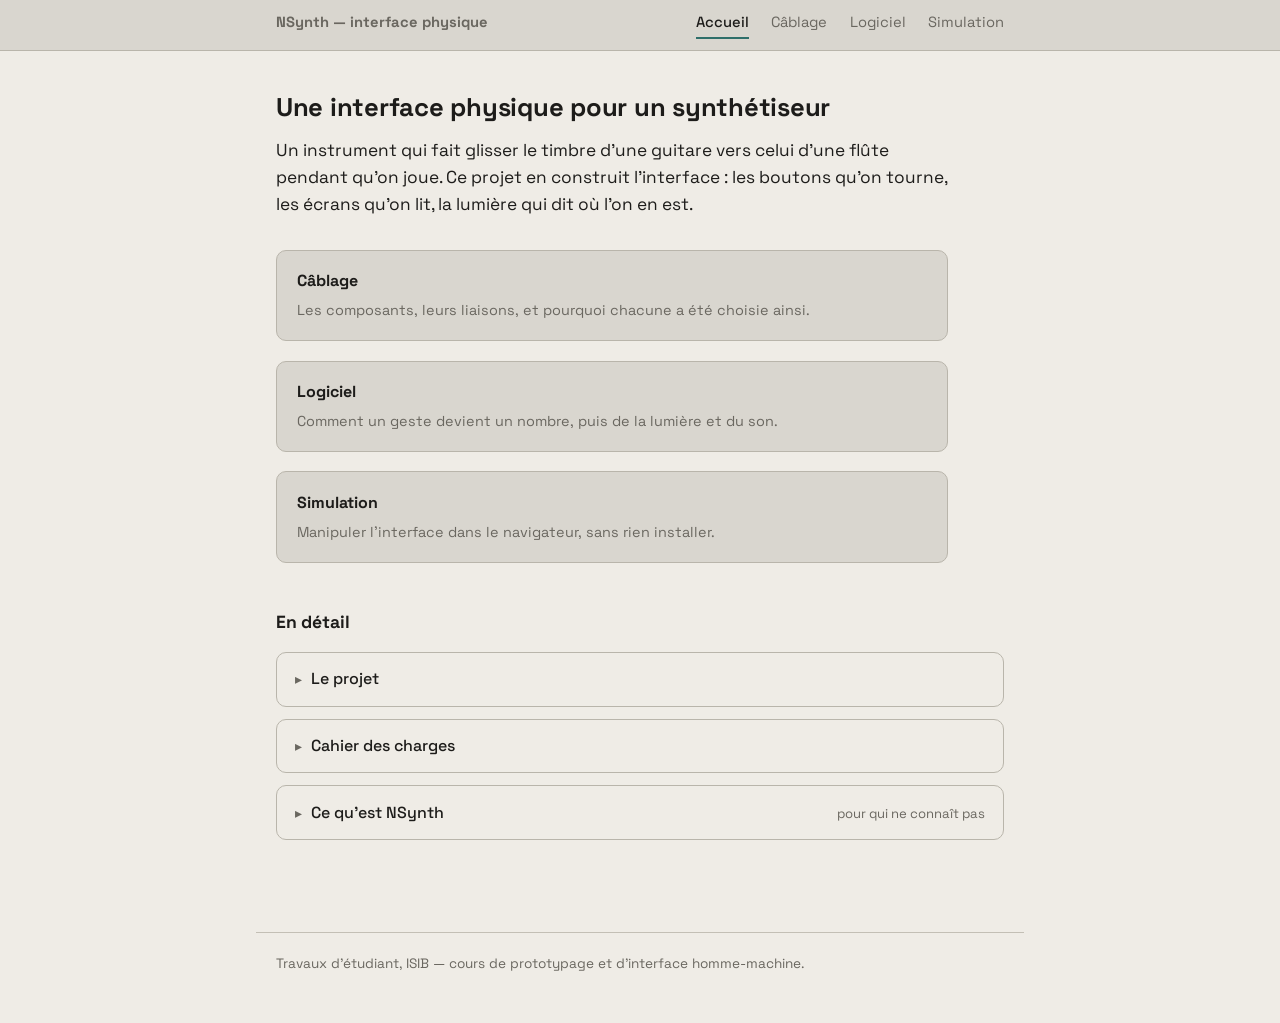
<file: index.html>
<!DOCTYPE html>
<html lang="fr">
<head>
<meta charset="utf-8">
<meta name="viewport" content="width=device-width, initial-scale=1, viewport-fit=cover">
<title>NSynth — interface physique</title>
<link rel="preconnect" href="https://fonts.googleapis.com">
<link rel="preconnect" href="https://fonts.gstatic.com" crossorigin>
<link href="https://fonts.googleapis.com/css2?family=Space+Grotesk:wght@400;500;700&display=swap" rel="stylesheet">
<link rel="stylesheet" href="site.css">
</head>
<body>

<nav class="nav">
  <div class="nav-inner">
    <a class="nav-home" href="index.html">NSynth — interface physique</a>
    <a href="index.html" aria-current="page">Accueil</a>
    <a href="cablage.html">Câblage</a>
    <a href="logiciel.html">Logiciel</a>
    <a href="simulation.html">Simulation</a>
  </div>
</nav>

<main>
  <h1>Une interface physique pour un synthétiseur</h1>

  <p class="lead">Un instrument qui fait glisser le timbre d’une guitare vers celui d’une flûte pendant qu’on joue. Ce projet en construit l’interface : les boutons qu’on tourne, les écrans qu’on lit, la lumière qui dit où l’on en est.</p>

  <ul class="doors">
    <li><a class="door" href="cablage.html">
      <b>Câblage</b>
      <span>Les composants, leurs liaisons, et pourquoi chacune a été choisie ainsi.</span>
    </a></li>
    <li><a class="door" href="logiciel.html">
      <b>Logiciel</b>
      <span>Comment un geste devient un nombre, puis de la lumière et du son.</span>
    </a></li>
    <li><a class="door" href="simulation.html">
      <b>Simulation</b>
      <span>Manipuler l’interface dans le navigateur, sans rien installer.</span>
    </a></li>
  </ul>

  <h2>En détail</h2>

  <div class="sections">

    <details>
      <summary>Le projet</summary>
      <div class="details-body">
        <p>Permettre à un musicien de choisir des instruments et de faire glisser progressivement le timbre de l’un vers l’autre pendant qu’il joue, par une interface physique qu’il manipule sans quitter son instrument des yeux.</p>

        <h3>Ce que le projet couvre</h3>
        <p>Le développement électronique de l’interface homme-machine : captation du geste, retour d’information, et liaisons avec l’ordinateur embarqué.</p>

        <h3>Ce que le projet ne couvre pas</h3>
        <p>La synthèse audio elle-même. Elle est traitée comme une boîte noire qui reçoit des paramètres et produit du son.</p>

        <h3>L’utilisateur</h3>
        <p>Un musicien. Le prototype sert aussi à découvrir ses besoins réels : certaines fonctions ont été révélées par la manipulation, et d’autres le seront encore.</p>

        <h3>Contexte</h3>
        <p>Travaux d’étudiant à l’ISIB, pour les cours de prototypage et d’interface homme-machine. Le sujet s’inspire d’Open NSynth Super, un instrument expérimental publié par Google Creative Lab en 2018.</p>
      </div>
    </details>

    <details>
      <summary>Cahier des charges</summary>
      <div class="details-body">
        <p>Chaque ligne énonce ce que le système doit permettre, jamais comment il s’y prend. Chacune porte une vérification : si le test est impossible à imaginer, la ligne est mal écrite.</p>

        <h3>Sélection d’instrument</h3>
        <div class="table-scroll">
          <table>
            <thead><tr><th></th><th>Fonction</th><th>Vérification</th></tr></thead>
            <tbody>
              <tr><td>S1</td><td>Parcourir la liste des instruments d’un slot, dans les deux sens</td><td>le nom affiché change à chaque pas</td></tr>
              <tr><td>S2</td><td>Atteindre n’importe quel instrument depuis n’importe quel autre</td><td>la liste reboucle aux extrémités</td></tr>
              <tr><td>S3</td><td>Opérer chaque slot indépendamment</td><td>agir sur un slot ne modifie pas l’autre</td></tr>
              <tr><td>S4</td><td>Savoir à tout instant quel instrument est sélectionné</td><td>le nom est lisible sans action préalable</td></tr>
            </tbody>
          </table>
        </div>

        <h3>Réglage du mélange</h3>
        <div class="table-scroll">
          <table>
            <thead><tr><th></th><th>Fonction</th><th>Vérification</th></tr></thead>
            <tbody>
              <tr><td>M1</td><td>Faire varier le poids d’un instrument de 0 à 100 %</td><td>la valeur suit le geste dans les deux sens</td></tr>
              <tr><td>M2</td><td>Rester dans les limites</td><td>la valeur ne dépasse pas et ne reboucle pas</td></tr>
              <tr><td>M3</td><td>Parcourir toute la course sans lâcher le bouton</td><td>deux tours au maximum</td></tr>
              <tr><td>M4</td><td>Faire glisser le timbre pendant le jeu</td><td>le changement s’entend comme continu, sans palier</td></tr>
              <tr><td>M5</td><td>Répartir le mélange entre trois sources</td><td>la somme des poids vaut toujours 100 %</td></tr>
            </tbody>
          </table>
        </div>

        <h3>Retour d’information</h3>
        <div class="table-scroll">
          <table>
            <thead><tr><th></th><th>Fonction</th><th>Vérification</th></tr></thead>
            <tbody>
              <tr><td>R1</td><td>Lire l’état du mélange sans toucher à rien</td><td>l’affichage correspond au réglage à tout instant</td></tr>
              <tr><td>R2</td><td>Percevoir la progression comme continue</td><td>aucun saut visible entre deux positions voisines</td></tr>
              <tr><td>R3</td><td>Lire le nom de l’instrument de chaque slot</td><td>le nom est affiché en clair, par slot</td></tr>
              <tr><td>R4</td><td>Voir l’effet d’un geste immédiatement</td><td>le retour suit la main sans décalage perceptible</td></tr>
              <tr><td>R5</td><td>Lire l’affichage sans regarder le bouton</td><td>l’information est portée par la lumière, pas par la position du bouton</td></tr>
            </tbody>
          </table>
        </div>

        <h3>Fonctions de système</h3>
        <div class="table-scroll">
          <table>
            <thead><tr><th></th><th>Fonction</th><th>Vérification</th></tr></thead>
            <tbody>
              <tr><td>Y1</td><td>Être utilisable dès la mise sous tension</td><td>un état cohérent est affiché au démarrage</td></tr>
              <tr><td>Y2</td><td>Recevoir et émettre le son</td><td>mêmes entrées et sorties audio que l’original</td></tr>
              <tr><td>Y3</td><td>Dialoguer en MIDI et par USB</td><td>un clavier externe pilote l’instrument</td></tr>
              <tr><td>Y4</td><td>Accepter une pédale d’expression</td><td>une pédale branchée modifie un paramètre</td></tr>
              <tr><td>Y5</td><td>Régler le volume de sortie</td><td>un contrôle dédié agit sur le niveau</td></tr>
              <tr><td>Y6</td><td>Permettre de remplacer une partie sans refaire les autres</td><td>un composant d’entrée ou de sortie se change sans toucher au reste</td></tr>
            </tbody>
          </table>
        </div>

        <h3>Deux conséquences qui méritent d’être lues ensemble</h3>
        <p><strong>R1 et R5</strong> — un bouton rotatif sans fin n’a pas de position lisible. L’information doit donc être portée ailleurs, et le retour visuel devient obligatoire plutôt que confortable.</p>
        <p><strong>Y1</strong> — les commandes ne gardent aucune mémoire de leur position, donc le système doit décider lui-même de son état initial. C’est une conséquence directe de M2, et la trace la plus nette de la manière dont une contrainte matérielle remonte jusqu’au besoin.</p>

        <h3>Contraintes imposées</h3>
        <ul>
          <li>Ordinateur embarqué : Raspberry Pi 4</li>
          <li>Commande par boutons rotatifs uniquement, aucun contrôle tactile</li>
          <li>Un afficheur par slot pour le nom de l’instrument</li>
          <li>Une surface lumineuse pour la proportion du mélange</li>
          <li>Entrée pédale d’expression à ajouter par rapport à l’original</li>
        </ul>
      </div>
    </details>

    <details>
      <summary>Ce qu’est NSynth<span class="hint">pour qui ne connaît pas</span></summary>
      <div class="details-body">
        <p>NSynth, pour <em>neural synthesizer</em>, est un algorithme d’apprentissage automatique conçu par Google. Il sert à fabriquer un son dont le <strong>timbre</strong> se situe entre deux instruments existants.</p>

        <p>Le timbre est ce qui fait qu’une guitare et un piano jouant la même note au même volume ne sonnent pas pareil. C’est la couleur du son, indépendamment de sa hauteur et de son intensité.</p>

        <h3>Mélanger deux sons, ou mélanger deux descriptions</h3>
        <div class="table-scroll">
          <table>
            <thead><tr><th></th><th>Mélange ordinaire</th><th>NSynth</th></tr></thead>
            <tbody>
              <tr><th>Opération</th><td>additionner deux ondes</td><td>interpoler deux descriptions du timbre</td></tr>
              <tr><th>À mi-chemin</th><td>les deux instruments jouent ensemble</td><td><strong>un seul</strong> son, de timbre intermédiaire</td></tr>
              <tr><th>Ce que l’oreille fait</th><td>sépare les deux sources</td><td>entend un instrument unique</td></tr>
            </tbody>
          </table>
        </div>

        <h3>Encoder, interpoler, décoder</h3>
        <p>Le réseau analyse un son et en extrait seize nombres qui décrivent son timbre. On calcule ensuite les valeurs intermédiaires entre les seize nombres de deux instruments, puis on redescend vers du son.</p>
        <p>Une image : encoder, c’est goûter un plat et en écrire la recette. Interpoler, c’est écrire une recette à mi-chemin entre deux recettes. Décoder, c’est cuisiner cette nouvelle recette. On obtient un plat que personne n’a jamais préparé.</p>

        <h3>Le point qui surprend</h3>
        <p>Le réseau de neurones <strong>ne tourne pas sur l’instrument</strong>. Il tourne en amont, sur un serveur équipé de cartes graphiques, pendant des dizaines d’heures, et produit des milliers de fichiers audio.</p>
        <p>L’instrument, lui, ne fait que choisir le bon fichier et le jouer. C’est un échantillonneur ordinaire, d’une technologie courante depuis les années 1980. Ce sont ses fichiers qui sont extraordinaires.</p>

        <h3>Pour ce projet</h3>
        <p>Les sons interpolés d’Open NSynth Super ne sont plus distribués depuis l’archivage du dépôt en août 2025. Le banc d’essai utilise donc des enregistrements d’instruments réels, ce qui donne un mélange et non un morphing. Cela ne change rien au travail d’interface.</p>
      </div>
    </details>

  </div>
</main>

<footer>
  Travaux d’étudiant, ISIB — cours de prototypage et d’interface homme-machine.
</footer>

</body>
</html>
</file>
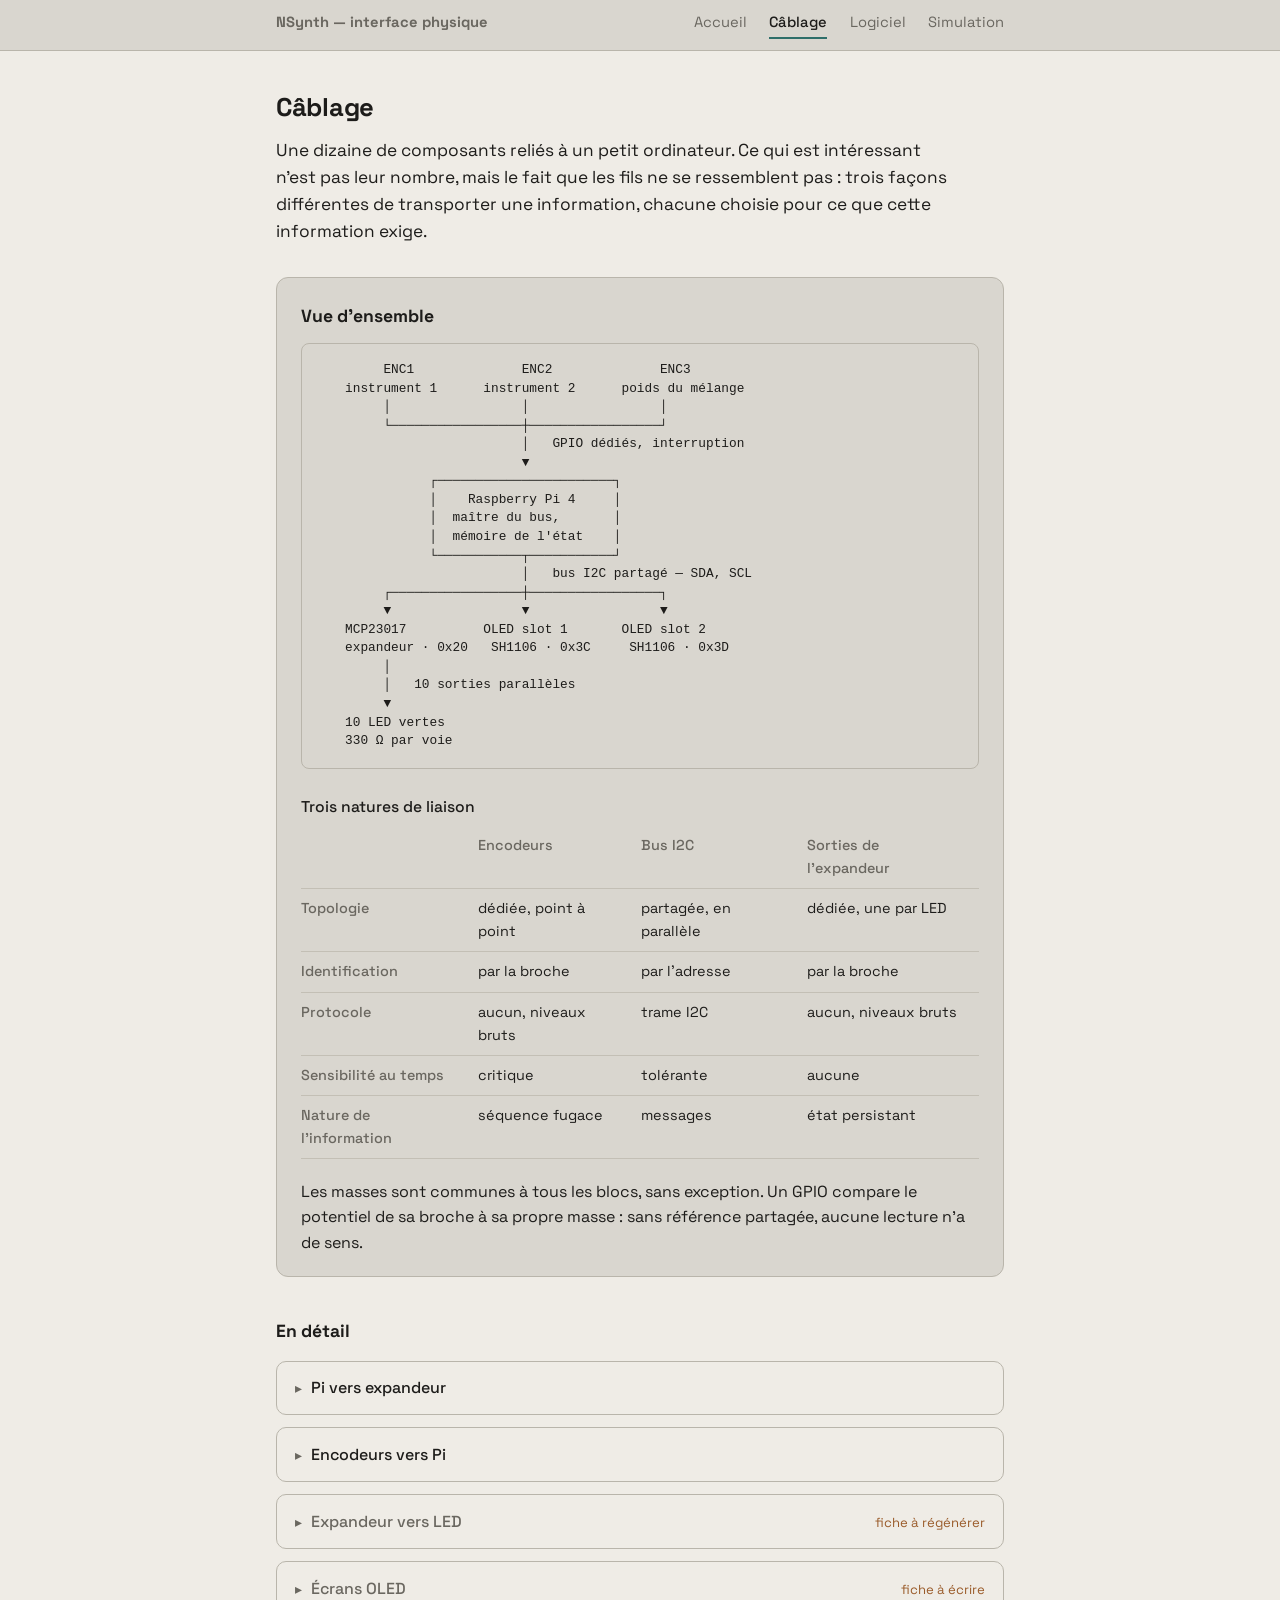
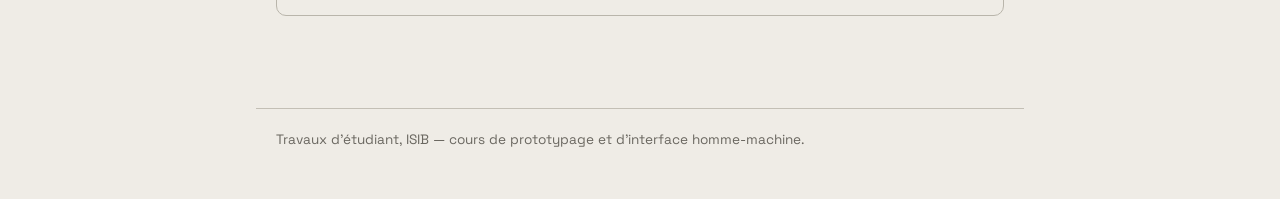
<file: cablage.html>
<!DOCTYPE html>
<html lang="fr">
<head>
<meta charset="utf-8">
<meta name="viewport" content="width=device-width, initial-scale=1, viewport-fit=cover">
<title>Câblage — NSynth</title>
<link rel="preconnect" href="https://fonts.googleapis.com">
<link rel="preconnect" href="https://fonts.gstatic.com" crossorigin>
<link href="https://fonts.googleapis.com/css2?family=Space+Grotesk:wght@400;500;700&display=swap" rel="stylesheet">
<link rel="stylesheet" href="site.css">
</head>
<body>

<nav class="nav">
  <div class="nav-inner">
    <a class="nav-home" href="index.html">NSynth — interface physique</a>
    <a href="index.html">Accueil</a>
    <a href="cablage.html" aria-current="page">Câblage</a>
    <a href="logiciel.html">Logiciel</a>
    <a href="simulation.html">Simulation</a>
  </div>
</nav>

<main>
  <h1>Câblage</h1>

  <p class="lead">Une dizaine de composants reliés à un petit ordinateur. Ce qui est intéressant n’est pas leur nombre, mais le fait que les fils ne se ressemblent pas : trois façons différentes de transporter une information, chacune choisie pour ce que cette information exige.</p>

  <div class="overview">
    <h2>Vue d’ensemble</h2>

<pre><code>        ENC1              ENC2              ENC3
   instrument 1      instrument 2      poids du mélange
        │                 │                 │
        └─────────────────┼─────────────────┘
                          │   GPIO dédiés, interruption
                          ▼
              ┌───────────────────────┐
              │    Raspberry Pi 4     │
              │  maître du bus,       │
              │  mémoire de l'état    │
              └───────────┬───────────┘
                          │   bus I2C partagé — SDA, SCL
        ┌─────────────────┼─────────────────┐
        ▼                 ▼                 ▼
   MCP23017          OLED slot 1       OLED slot 2
   expandeur · 0x20   SH1106 · 0x3C     SH1106 · 0x3D
        │
        │   10 sorties parallèles
        ▼
   10 LED vertes
   330 Ω par voie</code></pre>

    <h3>Trois natures de liaison</h3>
    <div class="table-scroll">
      <table>
        <thead><tr><th></th><th>Encodeurs</th><th>Bus I2C</th><th>Sorties de l’expandeur</th></tr></thead>
        <tbody>
          <tr><th>Topologie</th><td>dédiée, point à point</td><td>partagée, en parallèle</td><td>dédiée, une par LED</td></tr>
          <tr><th>Identification</th><td>par la broche</td><td>par l’adresse</td><td>par la broche</td></tr>
          <tr><th>Protocole</th><td>aucun, niveaux bruts</td><td>trame I2C</td><td>aucun, niveaux bruts</td></tr>
          <tr><th>Sensibilité au temps</th><td>critique</td><td>tolérante</td><td>aucune</td></tr>
          <tr><th>Nature de l’information</th><td>séquence fugace</td><td>messages</td><td>état persistant</td></tr>
        </tbody>
      </table>
    </div>

    <p>Les masses sont communes à tous les blocs, sans exception. Un GPIO compare le potentiel de sa broche à sa propre masse : sans référence partagée, aucune lecture n’a de sens.</p>
  </div>

  <h2>En détail</h2>

  <div class="sections">

    <details id="pi-expandeur">
      <summary>Pi vers expandeur</summary>
      <div class="details-body">
        <p>Le Pi est le maître du bus, le MCP23017 un esclave parmi d’autres. Quatre fils établissent la liaison, quatre autres configurent la puce.</p>

        <div class="table-scroll">
          <table>
            <thead><tr><th>Rôle</th><th>Pi</th><th>MCP23017</th></tr></thead>
            <tbody>
              <tr><td>Données I2C</td><td>broche 3 (GPIO 2, SDA)</td><td>broche 13 (SDA)</td></tr>
              <tr><td>Horloge I2C</td><td>broche 5 (GPIO 3, SCL)</td><td>broche 12 (SCL)</td></tr>
              <tr><td>Alimentation</td><td>broche 1 (3,3 V)</td><td>broche 9 (VDD)</td></tr>
              <tr><td>Masse</td><td>broche 9 (GND)</td><td>broche 10 (VSS)</td></tr>
              <tr><td>Adresse</td><td>—</td><td>broches 15, 16, 17 à la masse</td></tr>
              <tr><td>Réinitialisation</td><td>—</td><td>broche 18 au 3,3 V</td></tr>
            </tbody>
          </table>
        </div>

        <p>Les six lignes sont nécessaires. Une broche d’adresse laissée en l’air ou un RESET flottant suffisent à rendre la puce invisible sur le bus, sans qu’aucun message d’erreur ne l’indique.</p>

        <h3>Trois points qui ne se devinent pas</h3>
        <ul>
          <li><strong>Pas de résistances de tirage à ajouter.</strong> Le Raspberry Pi en porte déjà sur SDA et SCL. En ajouter d’autres abaisserait la résistance totale du bus.</li>
          <li><strong>Les masses doivent être communes</strong> entre le Pi, l’expandeur et la plaque à LED.</li>
          <li><strong>L’adresse se câble, elle ne se programme pas.</strong> Les trois broches à la masse donnent 0x20 ; les relier au 3,3 V donnerait 0x21 à 0x27, ce qui permettrait huit expandeurs sur le même bus.</li>
        </ul>

        <h3>Vérification</h3>
        <p><code>i2cdetect -y 1</code> doit afficher <code>20</code>. Si rien n’apparaît, le défaut est dans l’une de ces six lignes, jamais dans le code.</p>
      </div>
    </details>

    <details id="encodeurs">
      <summary>Encodeurs vers Pi</summary>
      <div class="details-body">
        <p>Les encodeurs sont les seuls composants du système à ne pas passer par un bus. Cette exception se justifie par la nature de leur signal.</p>

        <h3>L’information est une séquence, pas un état</h3>
        <p>Le sens de rotation n’est inscrit nulle part dans le composant : il tient dans l’<strong>ordre d’arrivée</strong> des transitions des deux voies. Les quatre états se succèdent dans un cycle, et ce cycle s’inverse avec le sens.</p>

<pre><code>horaire        00 → 10 → 11 → 01 → 00 → ...
antihoraire    00 → 01 → 11 → 10 → 00 → ...</code></pre>

        <p>Une transition manquée ne retarde donc pas l’information : elle la falsifie. Si le programme observe <code>00</code> puis <code>01</code> alors que le bouton est passé par <code>10</code> et <code>11</code>, le couple observé appartient à la liste antihoraire. Le décodeur compte un cran en arrière alors que le bouton en a avancé trois, sans aucun moyen de s’en apercevoir.</p>

        <h3>Ce que chaque chemin garantit</h3>
        <div class="table-scroll">
          <table>
            <thead><tr><th></th><th>GPIO direct</th><th>Via l’expandeur</th></tr></thead>
            <tbody>
              <tr><th>Détection</th><td>interruption, le matériel réveille le programme</td><td>scrutation, le programme doit interroger</td></tr>
              <tr><th>Délai</th><td>quelques microsecondes</td><td>quelques centaines de microsecondes</td></tr>
              <tr><th>Charge du bus I2C</th><td>nulle</td><td>permanente, en concurrence avec les écrans</td></tr>
              <tr><th>Risque</th><td>négligeable</td><td>sens inversé, erreur cumulative</td></tr>
            </tbody>
          </table>
        </div>

        <h3>Table de connexion</h3>
        <div class="table-scroll">
          <table>
            <thead><tr><th>Encodeur</th><th>Voie A</th><th>Voie B</th><th>Commun</th></tr></thead>
            <tbody>
              <tr><td>ENC1 — instrument slot 1</td><td>GPIO 17, broche 11</td><td>GPIO 27, broche 13</td><td>masse</td></tr>
              <tr><td>ENC2 — instrument slot 2</td><td>GPIO 22, broche 15</td><td>GPIO 23, broche 16</td><td>masse</td></tr>
              <tr><td>ENC3 — poids du mélange</td><td>GPIO 24, broche 18</td><td>GPIO 25, broche 22</td><td>masse</td></tr>
            </tbody>
          </table>
        </div>

        <p>La borne commune est celle du milieu sur le côté à trois broches. C’est le seul fil que les trois encodeurs partagent. Aucune résistance externe : les tirages internes du Pi sont activés par le logiciel.</p>

        <h3>Vérification sans oscilloscope</h3>
        <p>Compter des tours à la main est une mauvaise mesure : l’erreur humaine se confond avec l’erreur mesurée. Le décodeur peut détecter ses propres défaillances — depuis <code>00</code>, seuls <code>10</code> et <code>01</code> sont atteignables, donc un passage à <code>11</code> signale à coup sûr une transition manquée.</p>
        <p>Il suffit d’ajouter un compteur de sauts impossibles, de tourner une minute dans tous les sens, et de lire le résultat. Aucun comptage, aucune discipline, et un chiffre défendable.</p>

        <h3>Une formulation pour le rapport</h3>
        <p>Les encodeurs sont câblés sur GPIO direct avec interruption, et non derrière l’expandeur I2C : leur information est une séquence de transitions, et une transition manquée inverse le sens plutôt que de le retarder. L’expandeur reste réservé aux entrées et sorties persistantes, pour lesquelles un retard de quelques millisecondes est sans effet.</p>
      </div>
    </details>

    <details id="expandeur-led" class="todo">
      <summary>Expandeur vers LED<span class="hint">fiche à régénérer</span></summary>
      <div class="details-body">
        <p>Dix LED vertes pilotées par le MCP23017, une résistance de 330 Ω par voie. L’index 0 est défini par la LED reliée à GPA0, pas par une position vue de l’extérieur.</p>

        <div class="table-scroll">
          <table>
            <thead><tr><th>Broche</th><th>Nom</th><th>Relié à</th></tr></thead>
            <tbody>
              <tr><td>1</td><td>GPB0</td><td>LED9 via 330 Ω</td></tr>
              <tr><td>2</td><td>GPB1</td><td>LED8 via 330 Ω</td></tr>
              <tr><td>21 à 28</td><td>GPA0 à GPA7</td><td>LED0 à LED7 via 330 Ω</td></tr>
            </tbody>
          </table>
        </div>

        <p class="status">À compléter : schéma électrique d’une voie, calculs de courant, budget par broche et par port, sélection de la couleur de LED.</p>
      </div>
    </details>

    <details id="ecrans" class="todo">
      <summary>Écrans OLED<span class="hint">fiche à écrire</span></summary>
      <div class="details-body">
        <p>Deux modules OLED 1,3 pouce en I2C, branchés en parallèle sur les mêmes lignes SDA et SCL que l’expandeur.</p>

        <div class="table-scroll">
          <table>
            <thead><tr><th>Module</th><th>Marquage</th><th>Adresse employée</th></tr></thead>
            <tbody>
              <tr><td>Slot 1</td><td>0x78</td><td>0x3C</td></tr>
              <tr><td>Slot 2</td><td>0x7A</td><td>0x3D</td></tr>
            </tbody>
          </table>
        </div>

        <p>Le marquage du module donne l’adresse sur huit bits ; les bibliothèques Python emploient la forme sur sept bits. Il n’existe que ces deux adresses : un troisième écran demandera un multiplexeur I2C.</p>

        <p class="status">À compléter : contrôleur SH1106 et non SSD1306, conséquence sur le décalage de deux pixels, consommation, schéma de liaison.</p>
      </div>
    </details>

  </div>
</main>

<footer>
  Travaux d’étudiant, ISIB — cours de prototypage et d’interface homme-machine.
</footer>

</body>
</html>
</file>
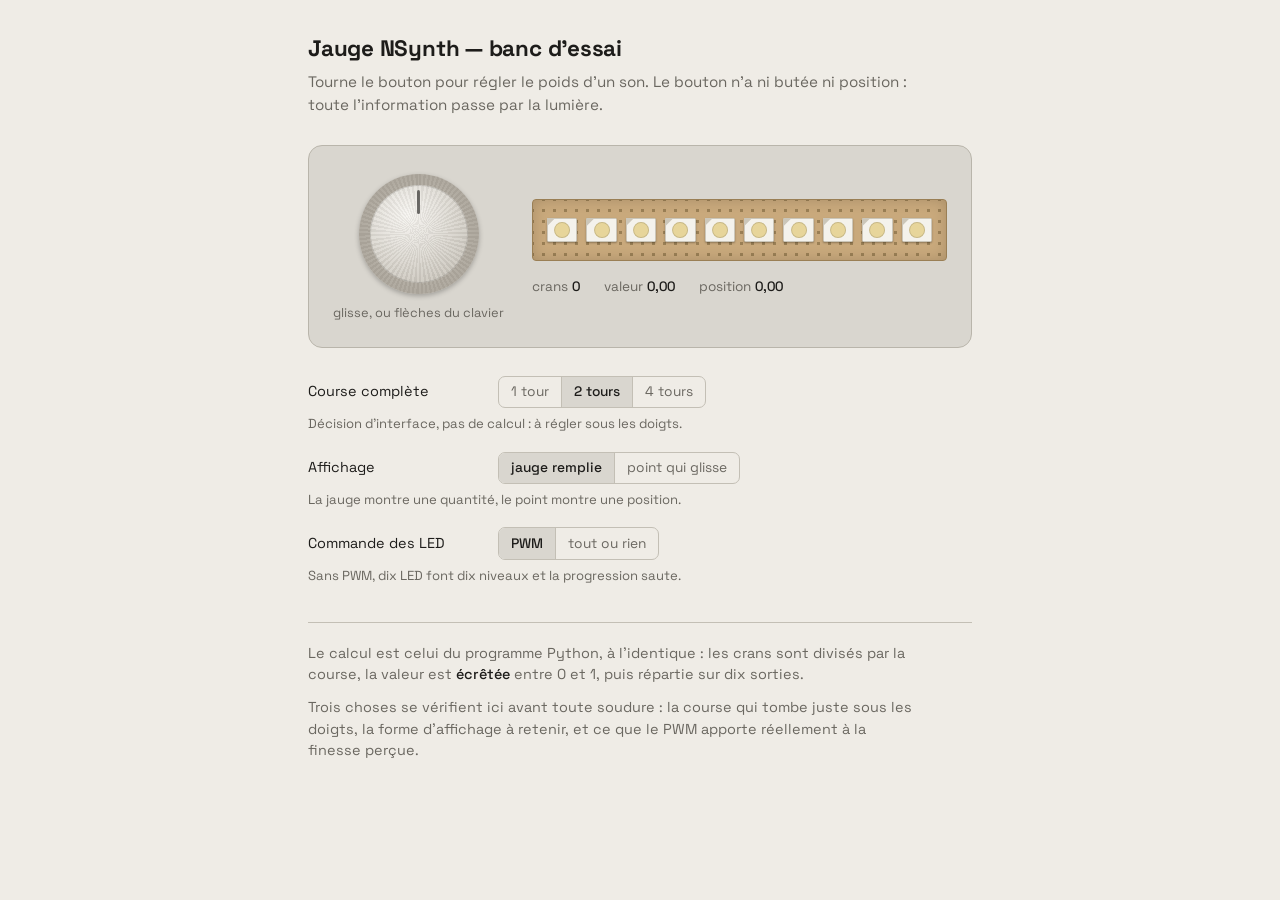
<file: jauge-nsynth.html>
<!DOCTYPE html>
<html lang="fr">
<head>
<meta charset="utf-8">
<meta name="viewport" content="width=device-width, initial-scale=1, viewport-fit=cover">
<title>Jauge NSynth — banc d’essai</title>
<link rel="preconnect" href="https://fonts.googleapis.com">
<link rel="preconnect" href="https://fonts.gstatic.com" crossorigin>
<link href="https://fonts.googleapis.com/css2?family=Space+Grotesk:wght@400;500;700&display=swap" rel="stylesheet">
<style>
  :root {
    color-scheme: light;
    --panel: #d9d6cf;
    --panel-edge: #b9b5ab;
    --surface: #efece6;
    --ink: #1d1c1a;
    --ink-quiet: #6a6760;
    --rule: #c3bfb5;
    --lamp: 42 92% 54%;
    --lamp-off: #c8c4ba;
    --knob-a: #f6f4f0;
    --knob-b: #c6c1b7;
    --knurl: #a8a298;
    --bushing: #b5b0a5;
    --board: #c9a97c;
    --board-hole: #9a7f55;
    --pkg: #f4f2ec;
    --pkg-edge: #cbc6b9;
    --phosphor: #e7d59a;
    --focus: #2f6f6a;
    box-sizing: border-box;
    padding-top: env(safe-area-inset-top, 0px);
    padding-bottom: env(safe-area-inset-bottom, 0px);
  }
  :root:not([data-theme="light"]) {
    @media (prefers-color-scheme: dark) {
      color-scheme: dark;
      --panel: #26282b;
      --panel-edge: #3a3d41;
      --surface: #17181a;
      --ink: #eceae6;
      --ink-quiet: #9a968e;
      --rule: #3a3d41;
      --lamp-off: #35383c;
      --knob-a: #5a5e64;
      --knob-b: #2e3135;
      --knurl: #70747a;
      --bushing: #4b4e53;
      --board: #7b6444;
      --board-hole: #4d3c27;
      --pkg: #ddd9d0;
      --pkg-edge: #a8a396;
      --phosphor: #c0af7d;
      --focus: #7fd6cc;
    }
  }
  :root[data-theme="dark"] {
    color-scheme: dark;
    --panel: #26282b;
    --panel-edge: #3a3d41;
    --surface: #17181a;
    --ink: #eceae6;
    --ink-quiet: #9a968e;
    --rule: #3a3d41;
    --lamp-off: #35383c;
    --knob-a: #5a5e64;
    --knob-b: #2e3135;
    --knurl: #70747a;
    --bushing: #4b4e53;
    --board: #7b6444;
    --board-hole: #4d3c27;
    --pkg: #ddd9d0;
    --pkg-edge: #a8a396;
    --phosphor: #c0af7d;
    --focus: #7fd6cc;
  }

  *, *::before, *::after { box-sizing: inherit; }
  html { -webkit-text-size-adjust: 100%; scroll-padding-top: env(safe-area-inset-top, 0px); }
  body {
    margin: 0;
    background: var(--surface);
    color: var(--ink);
    font-family: "Space Grotesk", "Helvetica Neue", Arial, sans-serif;
    font-size: 16px;
    line-height: 1.5;
    -webkit-font-smoothing: antialiased;
  }

  .wrap { max-width: 44rem; margin: 0 auto; padding: 2rem 1.25rem 4rem; }

  header { margin-bottom: 1.75rem; }
  h1 { font-size: 1.4rem; font-weight: 700; letter-spacing: -0.01em; margin: 0 0 0.35rem; }
  .sub { color: var(--ink-quiet); margin: 0; max-width: 38rem; font-size: 0.95rem; }

  /* ---- le panneau : la pièce maîtresse ---- */
  .panel {
    background: var(--panel);
    border: 1px solid var(--panel-edge);
    border-radius: 14px;
    padding: 1.75rem 1.5rem 1.5rem;
    display: grid;
    grid-template-columns: auto 1fr;
    gap: 1.75rem;
    align-items: center;
  }
  @media (max-width: 34rem) {
    .panel { grid-template-columns: 1fr; justify-items: center; gap: 1.5rem; }
  }

  .knob-zone { display: grid; justify-items: center; gap: 0.6rem; }

  .knob-mount { position: relative; width: 120px; height: 120px; }

  /* l’écrou de fixation : il ne tourne pas */
  .bushing {
    position: absolute; inset: 6px;
    border-radius: 50%;
    background: var(--bushing);
    box-shadow: inset 0 1px 0 rgba(255,255,255,0.22), 0 1px 2px rgba(0,0,0,0.22);
  }

  .knob {
    position: absolute; inset: 0;
    border-radius: 50%;
    border: 0;
    padding: 0;
    cursor: grab;
    touch-action: none;
    /* flancs moletés */
    background:
      repeating-conic-gradient(var(--knurl) 0deg 2.2deg, transparent 2.2deg 4.4deg),
      radial-gradient(circle at 50% 50%, var(--knob-b), var(--knurl) 94%);
    box-shadow: 0 2px 5px rgba(0,0,0,0.26);
  }
  .knob:active { cursor: grabbing; }
  .knob:focus-visible { outline: 2px solid var(--focus); outline-offset: 5px; }

  /* la face supérieure, en aluminium tourné */
  .knob-face {
    position: absolute; inset: 11px;
    border-radius: 50%;
    background:
      repeating-conic-gradient(from 0deg, rgba(255,255,255,0.10) 0deg 3deg, rgba(0,0,0,0.045) 3deg 6deg),
      radial-gradient(circle at 38% 30%, var(--knob-a), var(--knob-b) 86%);
    box-shadow: inset 0 0 0 1px rgba(0,0,0,0.12);
  }
  /* le repère gravé */
  .knob::after {
    content: "";
    position: absolute;
    left: 50%; top: 16px;
    width: 3px; height: 24px;
    margin-left: -1.5px;
    border-radius: 2px;
    background: var(--ink);
    opacity: 0.62;
    box-shadow: 0 1px 0 rgba(255,255,255,0.3);
  }
  .caption { font-size: 0.8rem; color: var(--ink-quiet); }

  /* ---- la rangée de LED ---- */
  .strip { display: grid; gap: 1rem; width: 100%; }
  /* la plaque à trous, pas de 2,54 mm */
  .leds {
    display: flex;
    align-items: center;
    gap: 9px;
    padding: 18px 14px;
    border: 1px solid var(--board-hole);
    border-radius: 4px;
    background-color: var(--board);
    background-image: radial-gradient(circle at center, var(--board-hole) 0 1.5px, transparent 1.6px);
    background-size: 11px 11px;
    background-position: 5px 5px;
    box-shadow: inset 0 0 14px rgba(0,0,0,0.16);
  }

  /* un boîtier 3528 PLCC-2 : corps blanc, cavité optique, coin biseauté */
  .led {
    flex: 1 1 0;
    aspect-ratio: 35 / 28;
    position: relative;
    background: var(--pkg);
    border: 1px solid var(--pkg-edge);
    border-radius: 1.5px;
    box-shadow: 0 1px 2px rgba(0,0,0,0.3);
  }
  /* le biseau de polarité, côté cathode */
  .led::before {
    content: "";
    position: absolute; left: -1px; top: -1px;
    width: 30%; aspect-ratio: 1;
    background: var(--pkg-edge);
    clip-path: polygon(0 0, 100% 0, 0 100%);
  }
  /* le phosphore, jaune pâle à l’arrêt */
  .led::after {
    content: "";
    position: absolute; left: 50%; top: 50%;
    width: 56%; aspect-ratio: 1;
    transform: translate(-50%, -50%);
    border-radius: 50%;
    background: var(--phosphor);
    box-shadow: inset 0 0 0 1px rgba(0,0,0,0.14);
  }
  /* l’émission */
  .led i {
    position: absolute; left: 50%; top: 50%;
    width: 56%; aspect-ratio: 1;
    transform: translate(-50%, -50%);
    border-radius: 50%;
    background: hsl(var(--lamp));
    opacity: 0;
    z-index: 1;
  }

  .readout {
    display: flex; flex-wrap: wrap; gap: 0 1.5rem;
    font-size: 0.85rem; color: var(--ink-quiet);
  }
  .readout b { font-weight: 500; color: var(--ink); font-variant-numeric: tabular-nums; }

  /* ---- réglages ---- */
  .settings { margin-top: 1.75rem; display: grid; gap: 1.1rem; }
  .row { display: flex; flex-wrap: wrap; align-items: baseline; gap: 0.6rem 0.9rem; }
  .row > span { min-width: 11rem; font-size: 0.9rem; }
  .row small { color: var(--ink-quiet); font-size: 0.82rem; flex-basis: 100%; margin-top: -0.2rem; }

  .seg { display: inline-flex; border: 1px solid var(--rule); border-radius: 7px; overflow: hidden; }
  .seg button {
    font: inherit; font-size: 0.86rem;
    padding: 0.3rem 0.75rem;
    background: transparent; color: var(--ink-quiet);
    border: 0; border-left: 1px solid var(--rule);
    cursor: pointer;
  }
  .seg button:first-child { border-left: 0; }
  .seg button[aria-pressed="true"] { background: var(--panel); color: var(--ink); font-weight: 500; }
  .seg button:focus-visible { outline: 2px solid var(--focus); outline-offset: -2px; }

  .note {
    margin-top: 2.25rem; padding-top: 1.25rem;
    border-top: 1px solid var(--rule);
    color: var(--ink-quiet); font-size: 0.9rem;
  }
  .note p { margin: 0 0 0.7rem; max-width: 38rem; }
  .note p:last-child { margin-bottom: 0; }
  .note b { color: var(--ink); font-weight: 500; }

  /* ---- menu du site ---- */
  body::before { content:""; position:fixed; inset:0 0 auto; height:env(safe-area-inset-top,0px); background:var(--panel); z-index:10; }
  .nav { position:sticky; top:env(safe-area-inset-top,0px); z-index:9; background:var(--panel); border-bottom:1px solid var(--panel-edge); }
  .nav-inner { max-width:46rem; margin:0 auto; padding:0.65rem 1.25rem; display:flex; flex-wrap:wrap; align-items:baseline; gap:0.4rem 1.25rem; }
  .nav-home { font-weight:700; font-size:0.95rem; color:var(--ink); text-decoration:none; margin-right:auto; }
  .nav a { color:var(--ink-quiet); text-decoration:none; font-size:0.9rem; border-bottom:1px solid transparent; padding-bottom:1px; }
  .nav a:hover { color:var(--ink); border-bottom-color:var(--rule); }
  .nav a[aria-current="page"] { color:var(--ink); border-bottom-color:var(--focus); }
  .nav a:focus-visible { outline:2px solid var(--focus); outline-offset:3px; }
  .wrap { padding-top: 2rem; }
</style>
</head>
<body>

<div class="wrap">

  <header>
    <h1>Jauge NSynth — banc d’essai</h1>
    <p class="sub">Tourne le bouton pour régler le poids d’un son. Le bouton n’a ni butée ni position : toute l’information passe par la lumière.</p>
  </header>

  <div class="panel">
    <div class="knob-zone">
      <div class="knob-mount">
        <span class="bushing" aria-hidden="true"></span>
        <button class="knob" id="knob" aria-label="Encodeur rotatif, 24 crans par tour"
                role="slider" aria-valuemin="0" aria-valuemax="100" aria-valuenow="0"><span class="knob-face"></span></button>
      </div>
      <span class="caption">glisse, ou flèches du clavier</span>
    </div>

    <div class="strip">
      <div class="leds" id="leds"></div>
      <div class="readout">
        <span>crans <b id="r-steps">0</b></span>
        <span>valeur <b id="r-valeur">0,00</b></span>
        <span>position <b id="r-position">0,00</b></span>
      </div>
    </div>
  </div>

  <div class="settings">
    <div class="row">
      <span>Course complète</span>
      <div class="seg" id="seg-echelle" role="group" aria-label="Crans pour aller de 0 à 100 %">
        <button data-v="24">1 tour</button>
        <button data-v="48" aria-pressed="true">2 tours</button>
        <button data-v="96">4 tours</button>
      </div>
      <small>Décision d’interface, pas de calcul : à régler sous les doigts.</small>
    </div>

    <div class="row">
      <span>Affichage</span>
      <div class="seg" id="seg-mode" role="group" aria-label="Forme de l’affichage">
        <button data-v="jauge" aria-pressed="true">jauge remplie</button>
        <button data-v="point">point qui glisse</button>
      </div>
      <small>La jauge montre une quantité, le point montre une position.</small>
    </div>

    <div class="row">
      <span>Commande des LED</span>
      <div class="seg" id="seg-pwm" role="group" aria-label="Type de commande">
        <button data-v="pwm" aria-pressed="true">PWM</button>
        <button data-v="binaire">tout ou rien</button>
      </div>
      <small>Sans PWM, dix LED font dix niveaux et la progression saute.</small>
    </div>
  </div>

  <div class="note">
    <p>Le calcul est celui du programme Python, à l’identique : les crans sont divisés par la course, la valeur est <b>écrêtée</b> entre 0 et 1, puis répartie sur dix sorties.</p>
    <p>Trois choses se vérifient ici avant toute soudure : la course qui tombe juste sous les doigts, la forme d’affichage à retenir, et ce que le PWM apporte réellement à la finesse perçue.</p>
  </div>

</div>

<script>
(function () {
  "use strict";

  var N_LEDS = 10;
  var CRANS_PAR_TOUR = 24;
  var DETENT = 360 / CRANS_PAR_TOUR;

  var crans = 0;
  var echelle = 48;
  var mode = "jauge";
  var pwm = true;

  var elLeds = document.getElementById("leds");
  var elKnob = document.getElementById("knob");
  var rSteps = document.getElementById("r-steps");
  var rValeur = document.getElementById("r-valeur");
  var rPosition = document.getElementById("r-position");

  var lampes = [];
  for (var i = 0; i < N_LEDS; i++) {
    var d = document.createElement("div");
    d.className = "led";
    var inner = document.createElement("i");
    d.appendChild(inner);
    elLeds.appendChild(d);
    lampes.push(inner);
  }

  function valeur() {
    var v = crans / echelle;
    if (v < 0) v = 0;
    if (v > 1) v = 1;
    return v;
  }

  function intensites(v) {
    var out = [];
    var k, inten, distance, position;

    if (mode === "jauge") {
      position = v * N_LEDS;
      for (k = 0; k < N_LEDS; k++) {
        if (k < position - 1) inten = 1;
        else if (k < position) inten = position - k;
        else inten = 0;
        out.push(inten);
      }
    } else {
      position = v * (N_LEDS - 1);
      for (k = 0; k < N_LEDS; k++) {
        distance = Math.abs(k - position);
        inten = 1 - distance;
        if (inten < 0) inten = 0;
        out.push(inten);
      }
    }

    if (!pwm) {
      for (k = 0; k < N_LEDS; k++) out[k] = out[k] >= 0.5 ? 1 : 0;
    }
    return out;
  }

  function fr(x, n) {
    return x.toFixed(n).replace(".", ",");
  }

  function dessiner() {
    var v = valeur();
    var position = mode === "jauge" ? v * N_LEDS : v * (N_LEDS - 1);
    var vals = intensites(v);

    for (var k = 0; k < N_LEDS; k++) {
      var a = vals[k];
      lampes[k].style.opacity = a;
      lampes[k].style.boxShadow =
        a > 0.04
          ? "0 0 " + (5 + 13 * a).toFixed(1) + "px " + (1 + 3 * a).toFixed(1) + "px hsl(var(--lamp) / " + (0.5 * a).toFixed(2) + ")"
          : "none";
    }

    elKnob.style.transform = "rotate(" + crans * DETENT + "deg)";
    rSteps.textContent = crans;
    rValeur.textContent = fr(v, 2);
    rPosition.textContent = fr(position, 2);
    elKnob.setAttribute("aria-valuenow", Math.round(v * 100));
    elKnob.setAttribute("aria-valuetext", Math.round(v * 100) + " %");
  }

  function bouger(n) {
    crans += n;
    if (crans < -4) crans = -4;
    if (crans > echelle + 4) crans = echelle + 4;
    dessiner();
  }

  /* --- rotation à la souris ou au doigt --- */
  var actif = false, angleRef = 0, reste = 0;

  function angleDe(ev) {
    var r = elKnob.getBoundingClientRect();
    var dx = ev.clientX - (r.left + r.width / 2);
    var dy = ev.clientY - (r.top + r.height / 2);
    return Math.atan2(dy, dx) * 180 / Math.PI;
  }

  elKnob.addEventListener("pointerdown", function (ev) {
    actif = true;
    reste = 0;
    angleRef = angleDe(ev);
    elKnob.setPointerCapture(ev.pointerId);
    ev.preventDefault();
  });

  elKnob.addEventListener("pointermove", function (ev) {
    if (!actif) return;
    var a = angleDe(ev);
    var d = a - angleRef;
    while (d > 180) d -= 360;
    while (d < -180) d += 360;
    angleRef = a;
    reste += d;
    while (reste >= DETENT) { reste -= DETENT; bouger(1); }
    while (reste <= -DETENT) { reste += DETENT; bouger(-1); }
  });

  function relacher(ev) {
    if (!actif) return;
    actif = false;
    try { elKnob.releasePointerCapture(ev.pointerId); } catch (e) {}
  }
  elKnob.addEventListener("pointerup", relacher);
  elKnob.addEventListener("pointercancel", relacher);

  elKnob.addEventListener("wheel", function (ev) {
    ev.preventDefault();
    bouger(ev.deltaY < 0 ? 1 : -1);
  }, { passive: false });

  elKnob.addEventListener("keydown", function (ev) {
    var k = ev.key;
    if (k === "ArrowUp" || k === "ArrowRight") { bouger(1); ev.preventDefault(); }
    else if (k === "ArrowDown" || k === "ArrowLeft") { bouger(-1); ev.preventDefault(); }
    else if (k === "Home") { crans = 0; dessiner(); ev.preventDefault(); }
    else if (k === "End") { crans = echelle; dessiner(); ev.preventDefault(); }
  });

  /* --- réglages --- */
  function brancher(id, action) {
    var groupe = document.getElementById(id);
    groupe.addEventListener("click", function (ev) {
      var b = ev.target.closest("button");
      if (!b) return;
      var boutons = groupe.querySelectorAll("button");
      for (var j = 0; j < boutons.length; j++) boutons[j].removeAttribute("aria-pressed");
      b.setAttribute("aria-pressed", "true");
      action(b.getAttribute("data-v"));
      dessiner();
    });
  }

  brancher("seg-echelle", function (v) {
    var ancienne = valeur();
    echelle = parseInt(v, 10);
    crans = Math.round(ancienne * echelle);
  });
  brancher("seg-mode", function (v) { mode = v; });
  brancher("seg-pwm", function (v) { pwm = (v === "pwm"); });

  dessiner();
})();
</script>
</body>
</html>
</file>
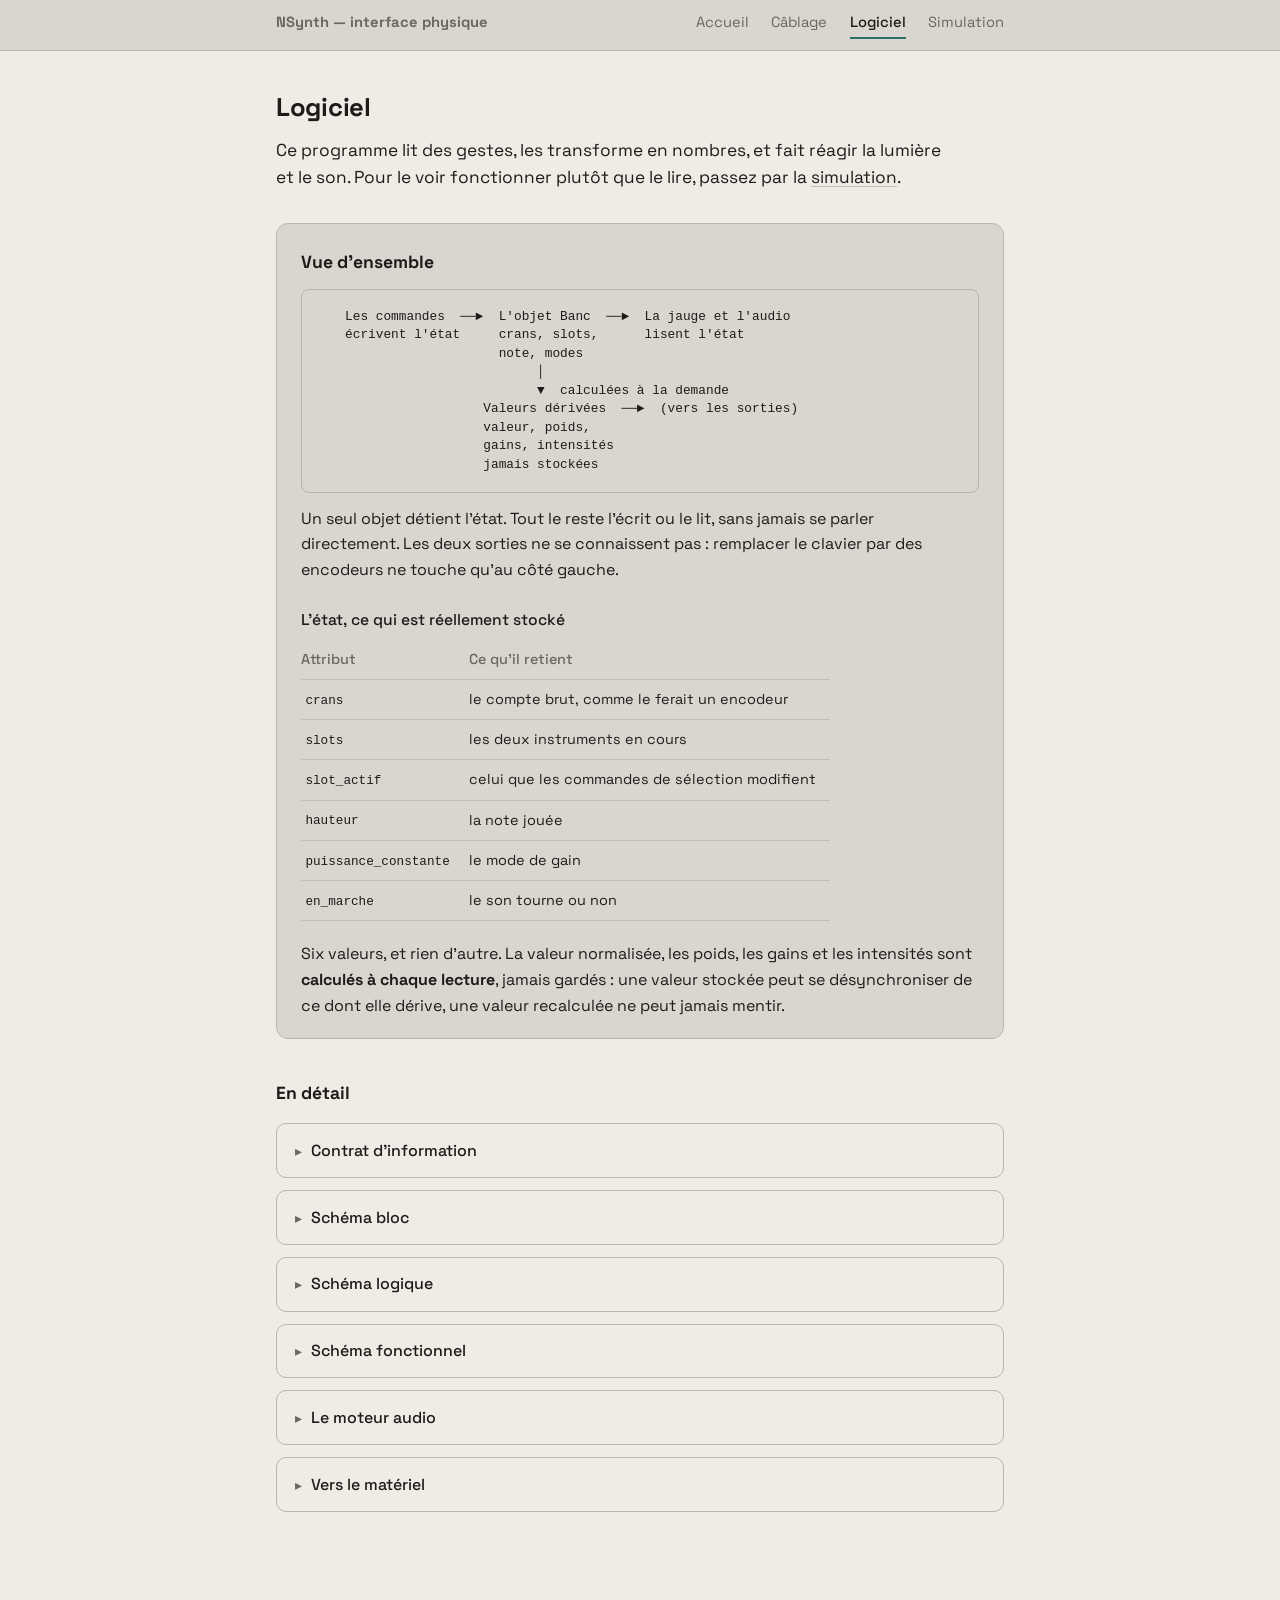
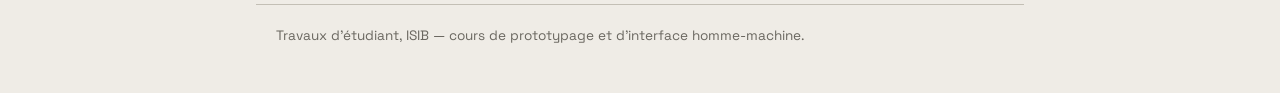
<file: logiciel.html>
<!DOCTYPE html>
<html lang="fr">
<head>
<meta charset="utf-8">
<meta name="viewport" content="width=device-width, initial-scale=1, viewport-fit=cover">
<title>Logiciel — NSynth</title>
<link rel="preconnect" href="https://fonts.googleapis.com">
<link rel="preconnect" href="https://fonts.gstatic.com" crossorigin>
<link href="https://fonts.googleapis.com/css2?family=Space+Grotesk:wght@400;500;700&display=swap" rel="stylesheet">
<link rel="stylesheet" href="site.css">
</head>
<body>

<nav class="nav">
  <div class="nav-inner">
    <a class="nav-home" href="index.html">NSynth — interface physique</a>
    <a href="index.html">Accueil</a>
    <a href="cablage.html">Câblage</a>
    <a href="logiciel.html" aria-current="page">Logiciel</a>
    <a href="simulation.html">Simulation</a>
  </div>
</nav>

<main>
  <h1>Logiciel</h1>

  <p class="lead">Ce programme lit des gestes, les transforme en nombres, et fait réagir la lumière et le son. Pour le voir fonctionner plutôt que le lire, passez par la <a href="simulation.html">simulation</a>.</p>

  <div class="overview">
    <h2>Vue d’ensemble</h2>

<pre><code>   Les commandes  ──►  L'objet Banc  ──►  La jauge et l'audio
   écrivent l'état     crans, slots,      lisent l'état
                       note, modes
                            │
                            ▼  calculées à la demande
                     Valeurs dérivées  ──►  (vers les sorties)
                     valeur, poids,
                     gains, intensités
                     jamais stockées</code></pre>

    <p>Un seul objet détient l’état. Tout le reste l’écrit ou le lit, sans jamais se parler directement. Les deux sorties ne se connaissent pas : remplacer le clavier par des encodeurs ne touche qu’au côté gauche.</p>

    <h3>L’état, ce qui est réellement stocké</h3>
    <div class="table-scroll">
      <table>
        <thead><tr><th>Attribut</th><th>Ce qu’il retient</th></tr></thead>
        <tbody>
          <tr><td><code>crans</code></td><td>le compte brut, comme le ferait un encodeur</td></tr>
          <tr><td><code>slots</code></td><td>les deux instruments en cours</td></tr>
          <tr><td><code>slot_actif</code></td><td>celui que les commandes de sélection modifient</td></tr>
          <tr><td><code>hauteur</code></td><td>la note jouée</td></tr>
          <tr><td><code>puissance_constante</code></td><td>le mode de gain</td></tr>
          <tr><td><code>en_marche</code></td><td>le son tourne ou non</td></tr>
        </tbody>
      </table>
    </div>

    <p>Six valeurs, et rien d’autre. La valeur normalisée, les poids, les gains et les intensités sont <strong>calculés à chaque lecture</strong>, jamais gardés : une valeur stockée peut se désynchroniser de ce dont elle dérive, une valeur recalculée ne peut jamais mentir.</p>
  </div>

  <h2>En détail</h2>

  <div class="sections">

    <details id="contrat">
      <summary>Contrat d’information</summary>
      <div class="details-body">
        <p>Ce qui traverse chaque frontière, et rien de plus.</p>

        <h3>Ce qui monte, du geste vers l’état</h3>
        <div class="table-scroll">
          <table>
            <thead><tr><th>Information</th><th>Origine</th><th>Nature</th></tr></thead>
            <tbody>
              <tr><td>un cran de plus ou de moins</td><td>encodeur de poids</td><td>événement</td></tr>
              <tr><td>slot visé</td><td>sélection</td><td>état, deux valeurs</td></tr>
              <tr><td>instrument assigné</td><td>encodeurs de sélection</td><td>événement</td></tr>
              <tr><td>démarrer ou arrêter</td><td>commande</td><td>bascule</td></tr>
              <tr><td>note suivante ou précédente</td><td>commande</td><td>événement</td></tr>
              <tr><td>mode de gain</td><td>commande</td><td>bascule</td></tr>
            </tbody>
          </table>
        </div>

        <h3>Ce qui descend, de l’état vers les sorties</h3>
        <div class="table-scroll">
          <table>
            <thead><tr><th>Information</th><th>Destination</th></tr></thead>
            <tbody>
              <tr><td>intensité de chaque LED</td><td>la rangée lumineuse</td></tr>
              <tr><td>gain de chaque voie</td><td>les canaux audio</td></tr>
              <tr><td>instruments des deux slots</td><td>les écrans</td></tr>
              <tr><td>note et mode en cours</td><td>l’affichage d’état</td></tr>
            </tbody>
          </table>
        </div>

        <h3>Ce qui ne traverse pas</h3>
        <p>La jauge ne connaît pas les commandes. Les canaux audio ne connaissent pas la jauge. Aucune sortie ne sait d’où vient l’état qu’elle affiche.</p>
        <p>C’est cette ignorance mutuelle qui permettra de remplacer le clavier par les encodeurs sans toucher au reste.</p>
      </div>
    </details>

    <details id="bloc">
      <summary>Schéma bloc</summary>
      <div class="details-body">

<pre><code>        clavier
           │  codes de touches
           ▼
     ┌───────────┐
     │  boucle   │  lit une commande, agit, redessine
     └─────┬─────┘
           │  appels de méthodes
           ▼
     ┌───────────┐
     │   Banc    │  l'état : crans, slots, note, modes
     └─────┬─────┘
           │
     ┌─────┴─────┬──────────────┐
     ▼           ▼              ▼
  index      dessiner       mélangeur
  des sons   la jauge       audio
     │           │              │
     ▼           ▼              ▼
  fichiers    affichage       casque</code></pre>

        <div class="table-scroll">
          <table>
            <thead><tr><th>Bloc</th><th>Rôle</th><th>Dépend de</th></tr></thead>
            <tbody>
              <tr><td><code>indexer</code></td><td>ranger les fichiers par instrument et hauteur</td><td>le système de fichiers</td></tr>
              <tr><td><code>Banc</code></td><td>détenir l’état et calculer les valeurs dérivées</td><td>rien d’extérieur</td></tr>
              <tr><td><code>dessiner</code></td><td>rendre la jauge et les diagnostics</td><td>l’affichage</td></tr>
              <tr><td><code>boucle</code></td><td>lire une commande, agir, redessiner</td><td>l’affichage</td></tr>
            </tbody>
          </table>
        </div>

        <h3>Le bloc qui ne touche à rien</h3>
        <p><code>Banc</code> ne connaît ni l’affichage ni le système de fichiers. Il reçoit un index au départ et s’en sert, mais ne lit jamais un dossier lui-même. C’est ce qui permet de le tester sans terminal et sans carte son.</p>
      </div>
    </details>

    <details id="logique">
      <summary>Schéma logique</summary>
      <div class="details-body">
        <p>Ce qui doit rester vrai, quelle que soit la façon dont le code est écrit.</p>

        <h3>La chaîne de transformation</h3>
<pre><code>crans                    un compte, sans unité
   │  ÷ course complète, puis écrêtage
   ▼
valeur                   une proportion, 0 à 1
   │  répartition sur les voies
   ▼
poids                    des parts, somme = 1
   │  racine carrée
   ▼
gains                    des facteurs d'amplitude</code></pre>

        <p>Et en parallèle, depuis la même valeur : la position sur la jauge, puis l’intensité de chaque LED.</p>

        <h3>Les règles toujours vraies</h3>
        <ul>
          <li><strong>G1</strong> — la somme des poids vaut 1</li>
          <li><strong>G2</strong> — la somme des carrés des gains vaut 1, condition du niveau constant</li>
          <li><strong>G3</strong> — un poids nul donne un gain nul</li>
          <li><strong>G4</strong> — au plus une LED a une intensité intermédiaire</li>
          <li><strong>G5</strong> — une LED d’indice inférieur est toujours supérieure ou égale à sa suivante</li>
          <li><strong>G6</strong> — à l’arrêt, aucun canal n’émet</li>
          <li><strong>G7</strong> — les crans peuvent sortir de la plage, la valeur jamais</li>
        </ul>

        <p>G2 est affichée en permanence sous le nom <strong>énergie</strong>. Elle doit valoir 1,00, et tombe à 0,50 au milieu de la course en mode naïf. C’est la règle rendue visible.</p>

        <h3>Pourquoi la racine carrée</h3>
        <p>Deux sons différents ne sont pas synchronisés : leurs amplitudes se retranchent par moments et s’ajoutent à d’autres. En moyenne, il ne reste que la somme des <strong>énergies</strong>, et l’énergie est le carré de l’amplitude.</p>
        <p>Les poids se comportent donc comme des énergies, les gains comme des amplitudes. La racine carrée est le passage de l’un à l’autre. Sans elle, le niveau chute d’environ 3 dB au milieu de la course, précisément là où le réglage est le plus intéressant.</p>

        <h3>Les paramètres</h3>
        <div class="table-scroll">
          <table>
            <thead><tr><th>Paramètre</th><th>Nature</th></tr></thead>
            <tbody>
              <tr><td>fréquence d’échantillonnage</td><td>imposée par les fichiers</td></tr>
              <tr><td>course complète, en crans</td><td>décision d’interface, à régler sous les doigts</td></tr>
              <tr><td>nombre de LED</td><td>matériel</td></tr>
              <tr><td>taille du tampon audio</td><td>arbitrage : court réduit le délai, long évite les coupures</td></tr>
            </tbody>
          </table>
        </div>
      </div>
    </details>

    <details id="fonctionnel">
      <summary>Schéma fonctionnel</summary>
      <div class="details-body">
        <p>Trois moments distincts, et c’est leur séparation qui importe : ce qui se fait une fois ne doit pas se refaire à chaque geste.</p>

        <h3>Au démarrage, une fois</h3>
<pre><code>indexer les fichiers par instrument et hauteur
        │
choisir les instruments et la note
        │
créer l'objet Banc
        │
entrer dans la boucle</code></pre>

        <h3>À chaque geste sur le poids</h3>
<pre><code>recevoir un cran
        │
l'ajouter au compte, écrêter
        │
normaliser les poids
        │
calculer la racine carrée de chaque poids
        │
envoyer un gain par voie, redessiner la jauge</code></pre>

        <p>Aucun fichier n’est relu. Seuls les gains changent, et le changement est immédiat.</p>

        <h3>Les trois coûts distincts</h3>
        <div class="table-scroll">
          <table>
            <thead><tr><th>Action</th><th>Ce qu’elle touche</th><th>Coût</th></tr></thead>
            <tbody>
              <tr><td>bouger les crans</td><td>les volumes des canaux</td><td>immédiat</td></tr>
              <tr><td>changer d’instrument</td><td>relit un fichier, relance le canal</td><td>lecture disque</td></tr>
              <tr><td>changer de note</td><td>relit tous les fichiers</td><td>lecture disque</td></tr>
            </tbody>
          </table>
        </div>

        <p>Séparer ces trois cas évite de relire le disque à chaque cran. Les confondre rendrait le réglage saccadé.</p>

        <h3>À l’arrêt</h3>
        <p>Couper toutes les voies, puis fermer la carte son. Sans cette étape, le son continue après la fin du programme : la sortie garde son dernier état, exactement comme une LED.</p>
      </div>
    </details>

    <details id="moteur">
      <summary>Le moteur audio</summary>
      <div class="details-body">
        <p>Le sous-système qui transforme un état d’interface en son. Il reçoit des instruments, des poids et une note ; il produit de l’audio. Il ne sait rien des encodeurs ni des LED.</p>

        <h3>Le contrat</h3>
        <div class="table-scroll">
          <table>
            <thead><tr><th>Sens</th><th>Information</th></tr></thead>
            <tbody>
              <tr><td>Entrant</td><td>les instruments choisis pour chaque slot</td></tr>
              <tr><td>Entrant</td><td>les poids, un par slot, de somme 1</td></tr>
              <tr><td>Entrant</td><td>la note à jouer</td></tr>
              <tr><td>Sortant</td><td>du son</td></tr>
            </tbody>
          </table>
        </div>

        <h3>L’équation de sortie</h3>
        <p>À chaque instant, chaque son est multiplié par son gain, et les résultats sont additionnés. Un seul nombre sort par instant : c’est ce qui fait qu’on entend un seul son et non plusieurs tenus séparés.</p>

        <h3>Les deux sources possibles</h3>
        <div class="table-scroll">
          <table>
            <thead><tr><th></th><th>Enregistrements réels</th><th>Timbres interpolés</th></tr></thead>
            <tbody>
              <tr><th>Repérage</th><td>par le nom du fichier</td><td>par calcul d’un index</td></tr>
              <tr><th>Rendu à parts égales</th><td>deux instruments superposés</td><td>un timbre intermédiaire</td></tr>
              <tr><th>Disponibilité</th><td>téléchargée</td><td>copie archivée, à confirmer</td></tr>
            </tbody>
          </table>
        </div>

        <p>Une seule fonction change entre les deux : celle qui va chercher les échantillons. Elle reçoit un instrument et une note, elle rend un tableau. Sa manière de le trouver lui appartient.</p>
      </div>
    </details>

    <details id="vers-materiel">
      <summary>Vers le matériel</summary>
      <div class="details-body">
        <h3>Ce qui ne bougera pas</h3>
        <p>L’objet <code>Banc</code> en entier : l’état, les valeurs dérivées, les règles, les gains. Il ne connaît déjà ni le clavier ni l’affichage.</p>
        <p>La logique de jauge aussi : elle rend des réels entre 0 et 1, que l’affichage soit un caractère ou une LED.</p>

        <h3>Ce qui changera</h3>
        <div class="table-scroll">
          <table>
            <thead><tr><th>Aujourd’hui</th><th>Demain</th></tr></thead>
            <tbody>
              <tr><td>une touche fait <code>bouger(1)</code></td><td>un cran d’encodeur fait <code>bouger(1)</code></td></tr>
              <tr><td>la boucle attend une touche</td><td>la boucle ne doit plus attendre</td></tr>
              <tr><td>la jauge s’écrit en caractères</td><td>une fonction écrit sur les LED</td></tr>
              <tr><td>la sélection se fait par numéro</td><td>deux encodeurs parcourent une liste</td></tr>
            </tbody>
          </table>
        </div>

        <p>La première ligne est la plus parlante : <strong>l’appel est déjà le bon</strong>. <code>bouger(1)</code> est exactement ce qu’un encodeur produira.</p>

        <h3>Le seul vrai travail restant</h3>
        <p>Supprimer l’attente. La boucle actuelle bloque sur une touche ; il faudra qu’elle tourne en continu, lise ce qui a changé, et redessine. C’est le passage de la scrutation au traitement d’événements.</p>

        <h3>La méthode retenue</h3>
        <p>Une commande à la fois. On branche le composant, on le fait marcher, puis on supprime la touche correspondante. Le test est intégré : si la touche peut disparaître sans rien perdre, le composant fait le travail.</p>
      </div>
    </details>

  </div>
</main>

<footer>
  Travaux d’étudiant, ISIB — cours de prototypage et d’interface homme-machine.
</footer>

</body>
</html>
</file>
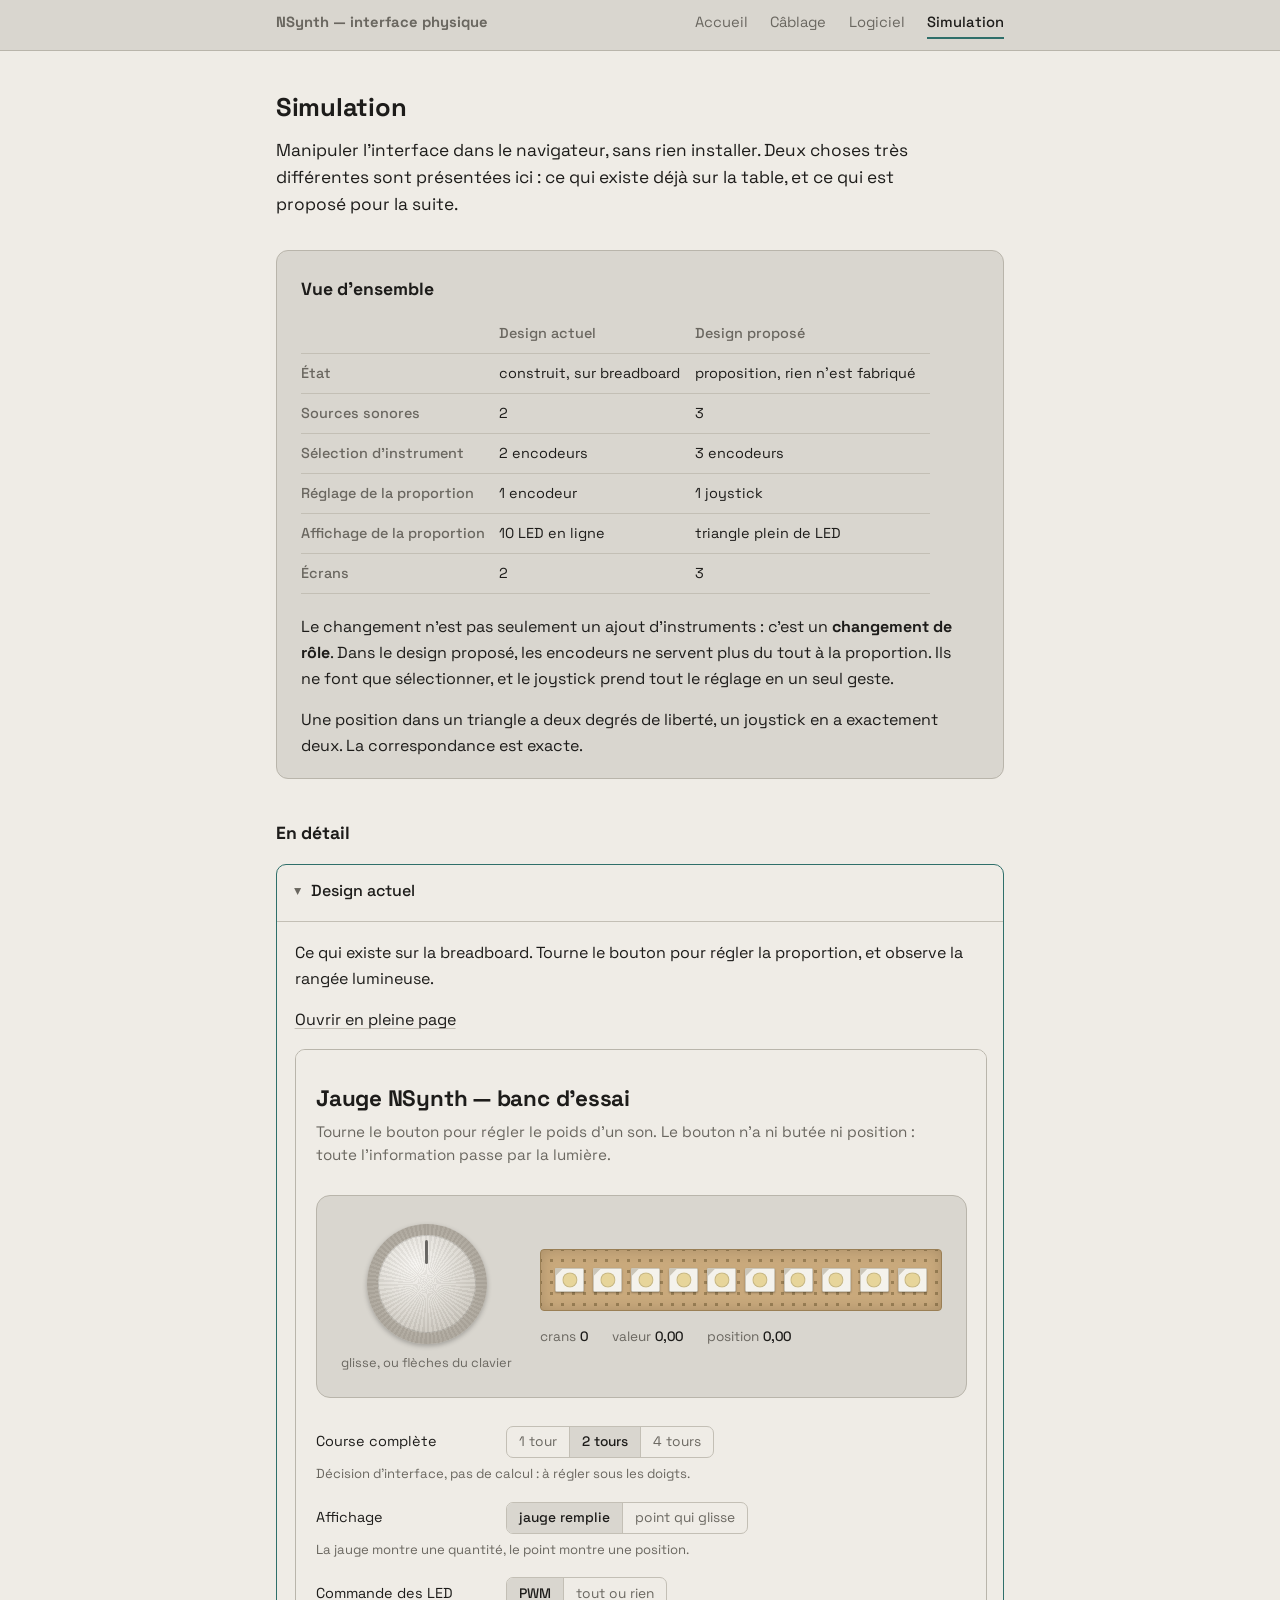
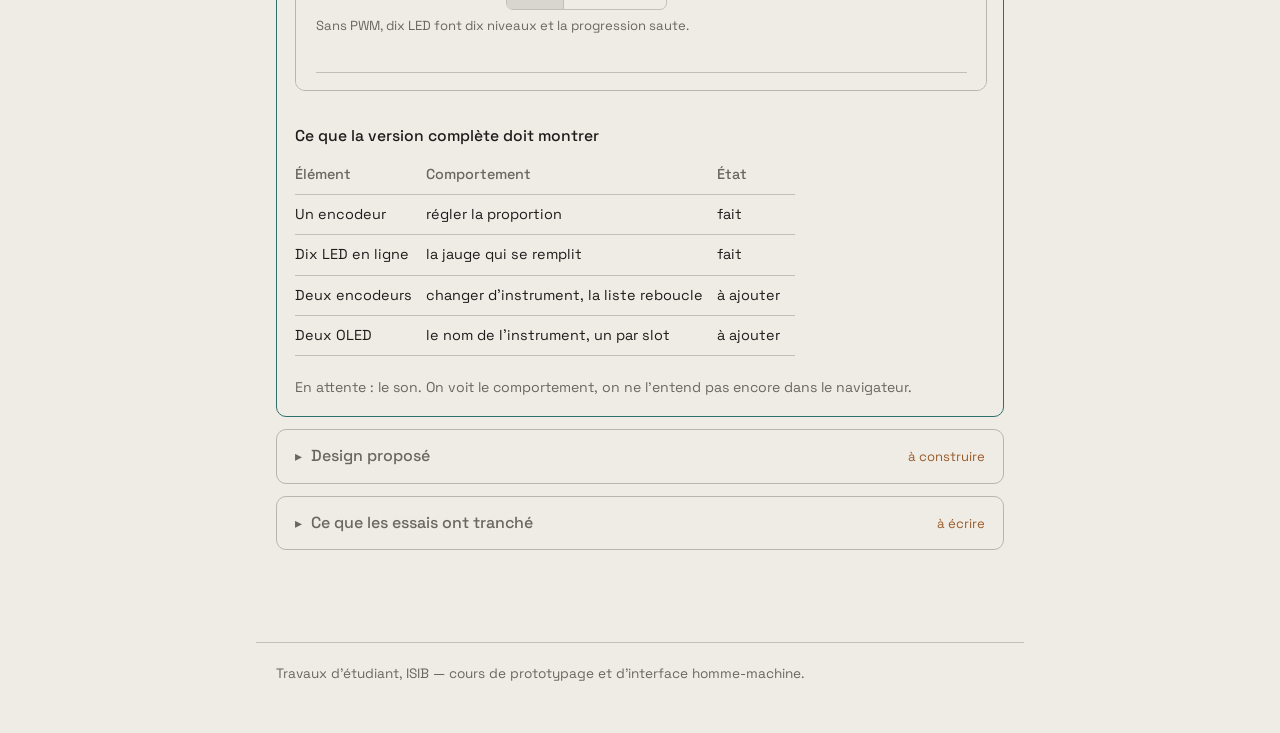
<file: simulation.html>
<!DOCTYPE html>
<html lang="fr">
<head>
<meta charset="utf-8">
<meta name="viewport" content="width=device-width, initial-scale=1, viewport-fit=cover">
<title>Simulation — NSynth</title>
<link rel="preconnect" href="https://fonts.googleapis.com">
<link rel="preconnect" href="https://fonts.gstatic.com" crossorigin>
<link href="https://fonts.googleapis.com/css2?family=Space+Grotesk:wght@400;500;700&display=swap" rel="stylesheet">
<link rel="stylesheet" href="site.css">
</head>
<body>

<nav class="nav">
  <div class="nav-inner">
    <a class="nav-home" href="index.html">NSynth — interface physique</a>
    <a href="index.html">Accueil</a>
    <a href="cablage.html">Câblage</a>
    <a href="logiciel.html">Logiciel</a>
    <a href="simulation.html" aria-current="page">Simulation</a>
  </div>
</nav>

<main>
  <h1>Simulation</h1>

  <p class="lead">Manipuler l’interface dans le navigateur, sans rien installer. Deux choses très différentes sont présentées ici : ce qui existe déjà sur la table, et ce qui est proposé pour la suite.</p>

  <div class="overview">
    <h2>Vue d’ensemble</h2>

    <div class="table-scroll">
      <table>
        <thead><tr><th></th><th>Design actuel</th><th>Design proposé</th></tr></thead>
        <tbody>
          <tr><th>État</th><td>construit, sur breadboard</td><td>proposition, rien n’est fabriqué</td></tr>
          <tr><th>Sources sonores</th><td>2</td><td>3</td></tr>
          <tr><th>Sélection d’instrument</th><td>2 encodeurs</td><td>3 encodeurs</td></tr>
          <tr><th>Réglage de la proportion</th><td>1 encodeur</td><td>1 joystick</td></tr>
          <tr><th>Affichage de la proportion</th><td>10 LED en ligne</td><td>triangle plein de LED</td></tr>
          <tr><th>Écrans</th><td>2</td><td>3</td></tr>
        </tbody>
      </table>
    </div>

    <p>Le changement n’est pas seulement un ajout d’instruments : c’est un <strong>changement de rôle</strong>. Dans le design proposé, les encodeurs ne servent plus du tout à la proportion. Ils ne font que sélectionner, et le joystick prend tout le réglage en un seul geste.</p>

    <p>Une position dans un triangle a deux degrés de liberté, un joystick en a exactement deux. La correspondance est exacte.</p>
  </div>

  <h2>En détail</h2>

  <div class="sections">

    <details id="actuel" open>
      <summary>Design actuel</summary>
      <div class="details-body">
        <p>Ce qui existe sur la breadboard. Tourne le bouton pour régler la proportion, et observe la rangée lumineuse.</p>

        <p><a href="jauge-nsynth.html">Ouvrir en pleine page</a></p>
        <iframe class="frame" src="jauge-nsynth.html" title="Banc d’essai du design actuel" loading="lazy"></iframe>

        <h3>Ce que la version complète doit montrer</h3>
        <div class="table-scroll">
          <table>
            <thead><tr><th>Élément</th><th>Comportement</th><th>État</th></tr></thead>
            <tbody>
              <tr><td>Un encodeur</td><td>régler la proportion</td><td>fait</td></tr>
              <tr><td>Dix LED en ligne</td><td>la jauge qui se remplit</td><td>fait</td></tr>
              <tr><td>Deux encodeurs</td><td>changer d’instrument, la liste reboucle</td><td>à ajouter</td></tr>
              <tr><td>Deux OLED</td><td>le nom de l’instrument, un par slot</td><td>à ajouter</td></tr>
            </tbody>
          </table>
        </div>

        <p class="status">En attente : le son. On voit le comportement, on ne l’entend pas encore dans le navigateur.</p>
      </div>
    </details>

    <details id="propose" class="todo">
      <summary>Design proposé<span class="hint">à construire</span></summary>
      <div class="details-body">
        <p>Un triangle plein de LED, un joystick pour la position, trois écrans et trois encodeurs pour la sélection.</p>

        <h3>Ce qu’il doit rendre manipulable</h3>
        <div class="table-scroll">
          <table>
            <thead><tr><th>Élément</th><th>Comportement</th></tr></thead>
            <tbody>
              <tr><td>Joystick</td><td>déplacer la position dans le triangle</td></tr>
              <tr><td>Triangle de LED</td><td>montrer où se situe le mélange, et les trois proportions</td></tr>
              <tr><td>Trois OLED</td><td>le nom de chaque instrument</td></tr>
              <tr><td>Trois encodeurs</td><td>changer les instruments</td></tr>
            </tbody>
          </table>
        </div>

        <h3>Les trois bascules</h3>
        <p>Ce qui fera de cette simulation un outil de décision plutôt qu’une illustration.</p>
        <div class="table-scroll">
          <table>
            <thead><tr><th>Bascule</th><th>Question qu’elle tranche</th></tr></thead>
            <tbody>
              <tr><td>joystick ou trois encodeurs</td><td>quel geste pour la position</td></tr>
              <tr><td>point ou dégradé</td><td>ce que le triangle de LED affiche</td></tr>
              <tr><td>commande fine ou tout ou rien</td><td>ce que la commande apporte à la finesse</td></tr>
            </tbody>
          </table>
        </div>

        <h3>Une conséquence à noter</h3>
        <p>Le joystick a une position absolue : on voit où il est, on le ramène au centre d’un geste. L’encodeur, non.</p>
        <p>Cela réduit en partie le besoin de retour visuel qui justifiait la rangée de LED. Le triangle reste utile pour la précision, mais il n’est plus la seule source d’information.</p>

        <p class="status">Point à vérifier : le mode dégradé allume toutes les LED, contre quelques-unes pour le mode point. À confronter au budget de courant quand le triangle sera câblé.</p>
      </div>
    </details>

    <details id="tranche" class="todo">
      <summary>Ce que les essais ont tranché<span class="hint">à écrire</span></summary>
      <div class="details-body">
        <p>Les décisions sorties de ces manipulations, et la fonction du cahier des charges qu’elles satisfont.</p>

        <div class="table-scroll">
          <table>
            <thead><tr><th>Décision</th><th>Fonction</th><th>Comment elle a été prise</th></tr></thead>
            <tbody>
              <tr><td>Jauge remplie plutôt que point qui glisse</td><td>R1, R2</td><td>comparaison sur le banc</td></tr>
              <tr><td>Gain en racine carrée</td><td>L4</td><td>le creux s’entend à la bascule</td></tr>
              <tr><td>Course complète</td><td>M3</td><td>à régler sous les doigts</td></tr>
            </tbody>
          </table>
        </div>

        <p class="status">À compléter au fur et à mesure que les essais tranchent.</p>
      </div>
    </details>

  </div>
</main>

<footer>
  Travaux d’étudiant, ISIB — cours de prototypage et d’interface homme-machine.
</footer>

</body>
</html>
</file>
<file: site.css>
/* Site de projets — feuille commune
   Chaque page charge ce fichier : <link rel="stylesheet" href="site.css"> */

:root {
  color-scheme: light;
  --panel: #d9d6cf;
  --panel-edge: #b9b5ab;
  --surface: #efece6;
  --ink: #1d1c1a;
  --ink-quiet: #6a6760;
  --rule: #c3bfb5;
  --focus: #2f6f6a;
  --accent: #2f6f6a;
  --warn: #9a5b2a;
  box-sizing: border-box;
  padding-top: env(safe-area-inset-top, 0px);
  padding-bottom: env(safe-area-inset-bottom, 0px);
}

@media (prefers-color-scheme: dark) {
  :root:not([data-theme="light"]) {
    color-scheme: dark;
    --panel: #26282b;
    --panel-edge: #3a3d41;
    --surface: #17181a;
    --ink: #eceae6;
    --ink-quiet: #9a968e;
    --rule: #3a3d41;
    --focus: #7fd6cc;
    --accent: #7fd6cc;
    --warn: #d9a36a;
  }
}

*, *::before, *::after { box-sizing: inherit; }

html {
  -webkit-text-size-adjust: 100%;
  scroll-padding-top: calc(4rem + env(safe-area-inset-top, 0px));
}

body {
  margin: 0;
  background: var(--surface);
  color: var(--ink);
  font-family: "Space Grotesk", "Helvetica Neue", Arial, sans-serif;
  font-size: 16px;
  line-height: 1.6;
  -webkit-font-smoothing: antialiased;
}

body::before {
  content: "";
  position: fixed;
  inset: 0 0 auto;
  height: env(safe-area-inset-top, 0px);
  background: var(--panel);
  z-index: 10;
}

/* ---- les onglets ---- */
.nav {
  position: sticky;
  top: env(safe-area-inset-top, 0px);
  z-index: 9;
  background: var(--panel);
  border-bottom: 1px solid var(--panel-edge);
}
.nav-inner {
  max-width: 48rem;
  margin: 0 auto;
  padding: 0.7rem 1.25rem;
  display: flex;
  flex-wrap: wrap;
  align-items: baseline;
  gap: 0.4rem 1.4rem;
}
.nav-home {
  font-weight: 700;
  font-size: 0.95rem;
  color: var(--ink);
  text-decoration: none;
  margin-right: auto;
}
.nav a {
  color: var(--ink-quiet);
  text-decoration: none;
  font-size: 0.92rem;
  border-bottom: 2px solid transparent;
  padding-bottom: 2px;
}
.nav a:hover { color: var(--ink); border-bottom-color: var(--rule); }
.nav a[aria-current="page"] { color: var(--ink); border-bottom-color: var(--accent); font-weight: 500; }
.nav a:focus-visible { outline: 2px solid var(--focus); outline-offset: 3px; }

/* ---- corps ---- */
main { max-width: 48rem; margin: 0 auto; padding: 2.25rem 1.25rem 5rem; }

h1 { font-size: 1.6rem; font-weight: 700; letter-spacing: -0.01em; margin: 0 0 0.6rem; }
h2 { font-size: 1.1rem; font-weight: 700; margin: 2.5rem 0 0.7rem; }
h3 { font-size: 0.98rem; font-weight: 500; margin: 1.6rem 0 0.4rem; }
p { margin: 0 0 1rem; max-width: 42rem; }

/* la phrase d'ouverture */
.lead {
  font-size: 1.08rem;
  line-height: 1.55;
  color: var(--ink);
  max-width: 42rem;
  margin: 0 0 2rem;
}

a { color: var(--ink); text-decoration-color: var(--rule); text-underline-offset: 3px; }
a:hover { text-decoration-color: var(--accent); }

ul, ol { max-width: 42rem; padding-left: 1.3rem; margin: 0 0 1rem; }
li { margin-bottom: 0.3rem; }

code {
  font-family: ui-monospace, "SF Mono", Menlo, Consolas, monospace;
  font-size: 0.88em;
  background: var(--panel);
  padding: 0.1em 0.35em;
  border-radius: 3px;
}

pre {
  background: var(--panel);
  border: 1px solid var(--panel-edge);
  border-radius: 8px;
  padding: 1.1rem 1.25rem;
  overflow-x: auto;
  font-family: ui-monospace, "SF Mono", Menlo, Consolas, monospace;
  font-size: 0.8rem;
  line-height: 1.45;
}
pre code { background: none; padding: 0; font-size: inherit; }

.table-scroll { overflow-x: auto; margin: 0 0 1.25rem; }
table { border-collapse: collapse; font-size: 0.9rem; min-width: 30rem; }
th, td {
  text-align: left; vertical-align: top;
  padding: 0.5rem 0.9rem 0.5rem 0;
  border-bottom: 1px solid var(--rule);
}
th { font-weight: 500; color: var(--ink-quiet); }

/* ---- la vue d'ensemble, toujours visible ---- */
.overview {
  background: var(--panel);
  border: 1px solid var(--panel-edge);
  border-radius: 12px;
  padding: 1.5rem 1.5rem 1.25rem;
  margin: 0 0 2.5rem;
}
.overview h2 { margin-top: 0; }
.overview > :last-child { margin-bottom: 0; }

/* ---- les sections dépliables ---- */
.sections { margin-top: 1rem; }

details {
  border: 1px solid var(--panel-edge);
  border-radius: 10px;
  margin-bottom: 0.75rem;
  background: var(--surface);
}
details[open] { border-color: var(--accent); }

summary {
  cursor: pointer;
  padding: 0.85rem 1.1rem;
  font-weight: 500;
  list-style: none;
  display: flex;
  align-items: baseline;
  gap: 0.6rem;
}
summary::-webkit-details-marker { display: none; }
summary::before {
  content: "▸";
  color: var(--ink-quiet);
  font-size: 0.85em;
  transition: transform 0.15s;
  display: inline-block;
}
details[open] > summary::before { transform: rotate(90deg); }
summary:hover { color: var(--accent); }
summary:focus-visible { outline: 2px solid var(--focus); outline-offset: -2px; }

summary .hint {
  margin-left: auto;
  font-weight: 400;
  font-size: 0.82rem;
  color: var(--ink-quiet);
}

.details-body {
  padding: 0.25rem 1.1rem 1.1rem;
  border-top: 1px solid var(--rule);
  margin-top: 0.2rem;
}
.details-body > :first-child { margin-top: 0.9rem; }
.details-body > :last-child { margin-bottom: 0; }

/* une section pas encore écrite */
.todo summary { color: var(--ink-quiet); }
.todo summary .hint { color: var(--warn); }

/* ---- portes de l'accueil ---- */
.doors { display: grid; gap: 0.9rem; margin: 2rem 0 0; padding: 0; list-style: none; max-width: 42rem; }
.door {
  display: block;
  padding: 1.1rem 1.25rem;
  background: var(--panel);
  border: 1px solid var(--panel-edge);
  border-radius: 10px;
  text-decoration: none;
  color: var(--ink);
}
.door:hover { border-color: var(--accent); }
.door:focus-visible { outline: 2px solid var(--focus); outline-offset: 3px; }
.door b { display: block; font-weight: 700; margin-bottom: 0.2rem; }
.door span { color: var(--ink-quiet); font-size: 0.9rem; }

.status { color: var(--ink-quiet); font-size: 0.88rem; }

.frame {
  width: 100%;
  height: 40rem;
  border: 1px solid var(--panel-edge);
  border-radius: 10px;
  background: var(--surface);
}

footer {
  max-width: 48rem; margin: 0 auto;
  padding: 1.25rem 1.25rem 3rem;
  color: var(--ink-quiet); font-size: 0.85rem;
  border-top: 1px solid var(--rule);
}
</file>
